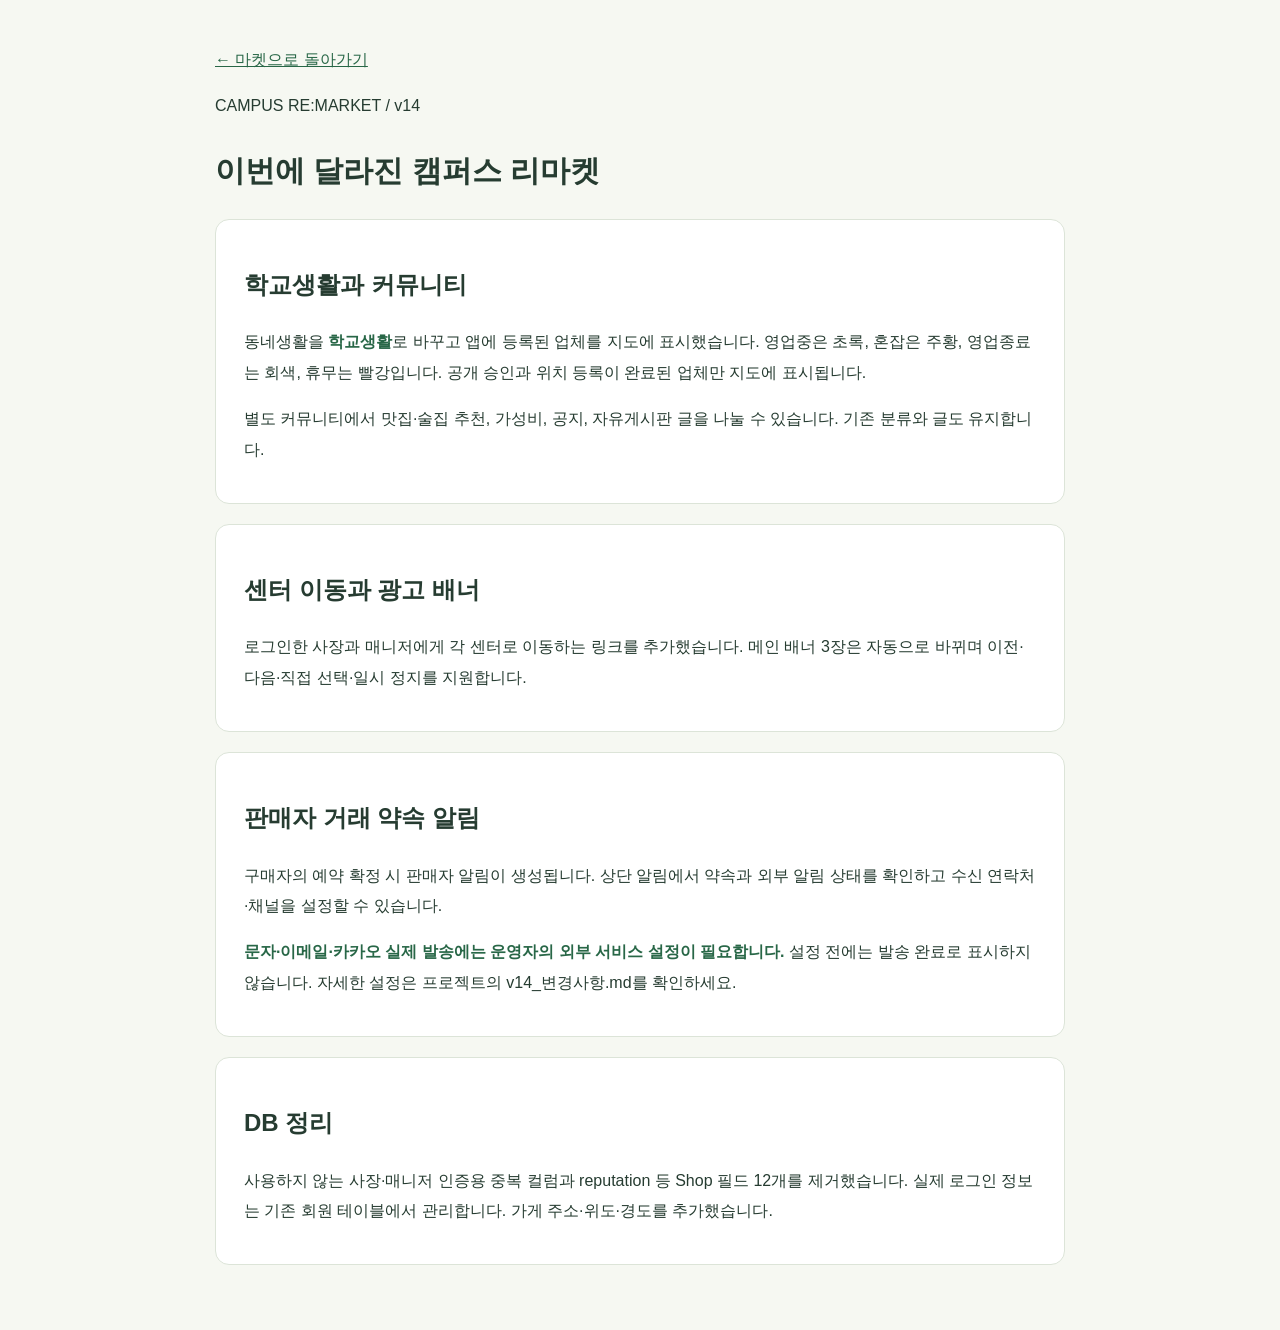
<file: src/main/resources/static/preview/changes.html>
<!doctype html><html lang="ko"><head><meta charset="utf-8"><meta name="viewport" content="width=device-width,initial-scale=1"><title>v14 변경사항 · 캠퍼스 리마켓</title><style>body{font:16px/1.9 'Malgun Gothic',sans-serif;color:#263c31;background:#f6f8f2;margin:0}main{max-width:850px;margin:auto;padding:45px 24px}h1{font-size:30px}section{background:#fff;padding:22px 28px;border:1px solid #dce4d8;border-radius:14px;margin:20px 0}a{color:#286747}strong{color:#286747}</style></head><body><main><a href="/">← 마켓으로 돌아가기</a><p>CAMPUS RE:MARKET / v14</p><h1>이번에 달라진 캠퍼스 리마켓</h1><section><h2>학교생활과 커뮤니티</h2><p>동네생활을 <strong>학교생활</strong>로 바꾸고 앱에 등록된 업체를 지도에 표시했습니다. 영업중은 초록, 혼잡은 주황, 영업종료는 회색, 휴무는 빨강입니다. 공개 승인과 위치 등록이 완료된 업체만 지도에 표시됩니다.</p><p>별도 커뮤니티에서 맛집·술집 추천, 가성비, 공지, 자유게시판 글을 나눌 수 있습니다. 기존 분류와 글도 유지합니다.</p></section><section><h2>센터 이동과 광고 배너</h2><p>로그인한 사장과 매니저에게 각 센터로 이동하는 링크를 추가했습니다. 메인 배너 3장은 자동으로 바뀌며 이전·다음·직접 선택·일시 정지를 지원합니다.</p></section><section><h2>판매자 거래 약속 알림</h2><p>구매자의 예약 확정 시 판매자 알림이 생성됩니다. 상단 알림에서 약속과 외부 알림 상태를 확인하고 수신 연락처·채널을 설정할 수 있습니다.</p><p><strong>문자·이메일·카카오 실제 발송에는 운영자의 외부 서비스 설정이 필요합니다.</strong> 설정 전에는 발송 완료로 표시하지 않습니다. 자세한 설정은 프로젝트의 v14_변경사항.md를 확인하세요.</p></section><section><h2>DB 정리</h2><p>사용하지 않는 사장·매니저 인증용 중복 컬럼과 reputation 등 Shop 필드 12개를 제거했습니다. 실제 로그인 정보는 기존 회원 테이블에서 관리합니다. 가게 주소·위도·경도를 추가했습니다.</p></section></main></body></html>
</file>
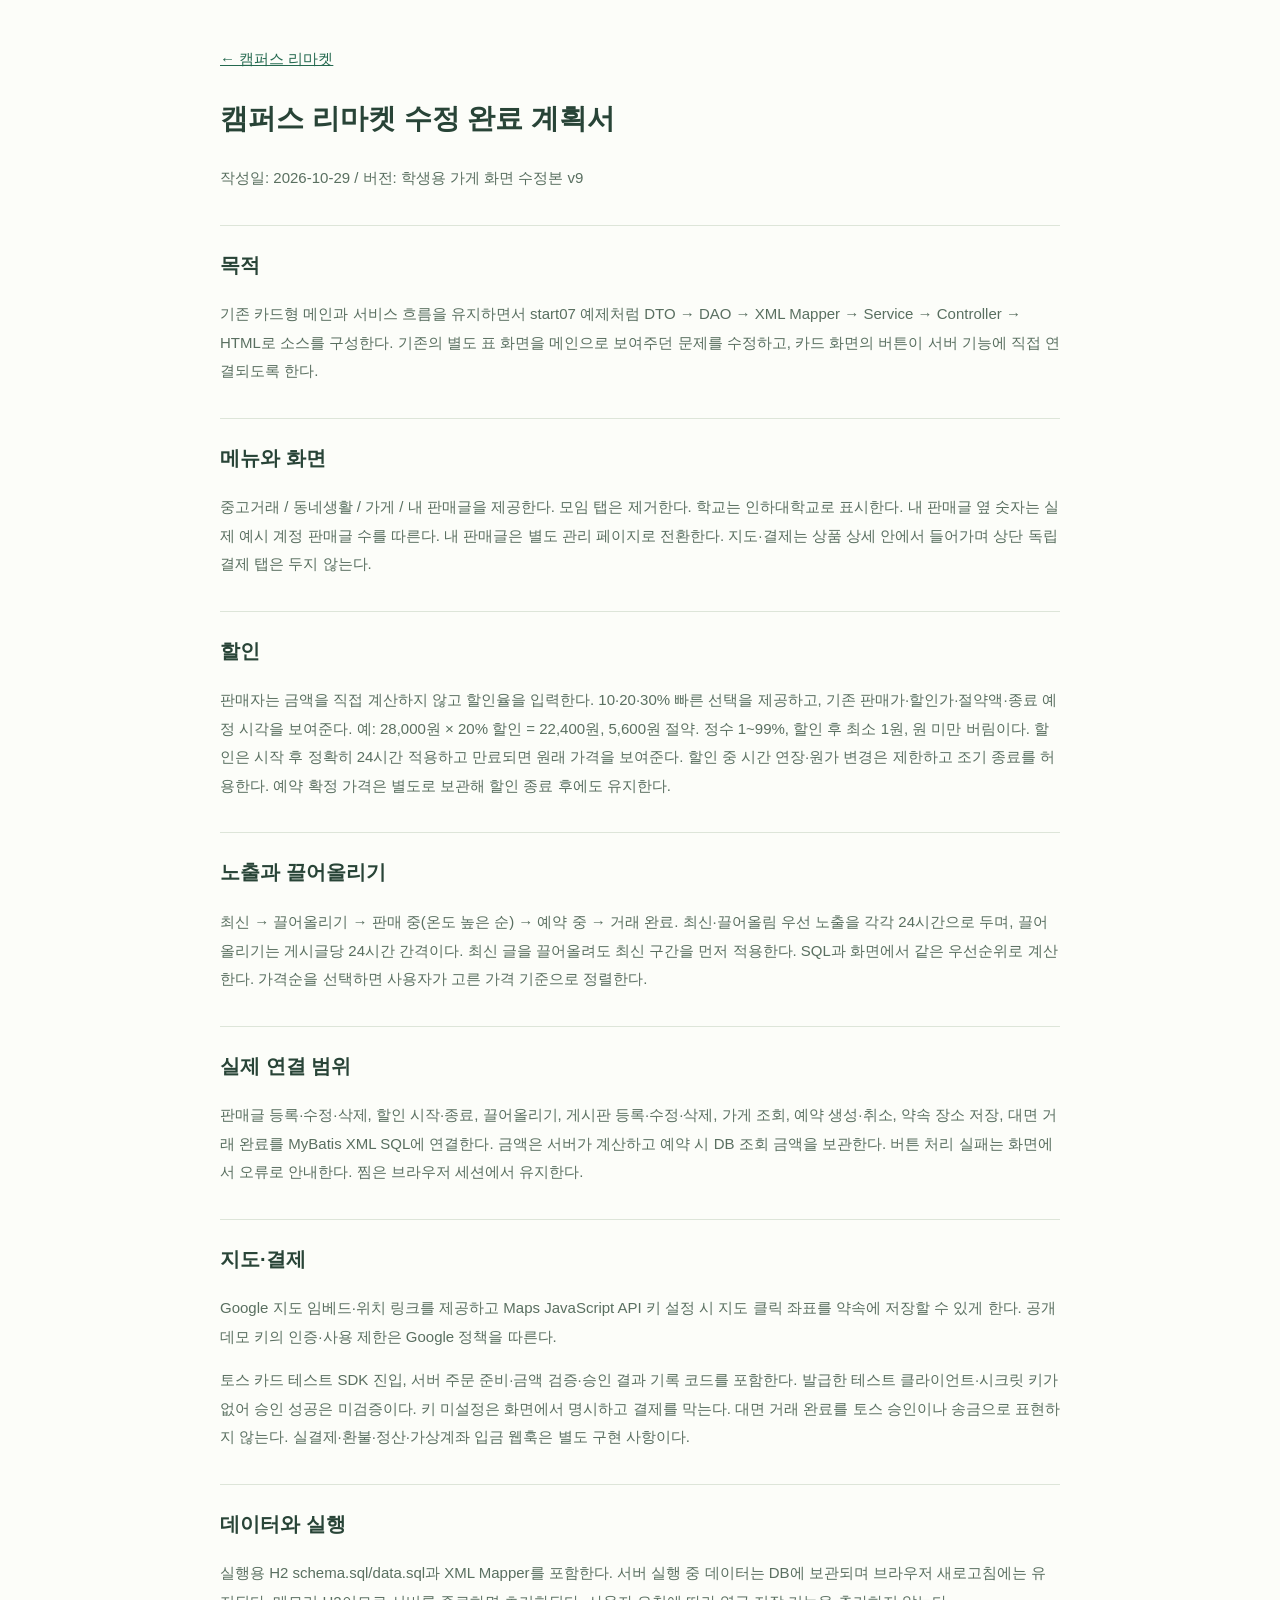
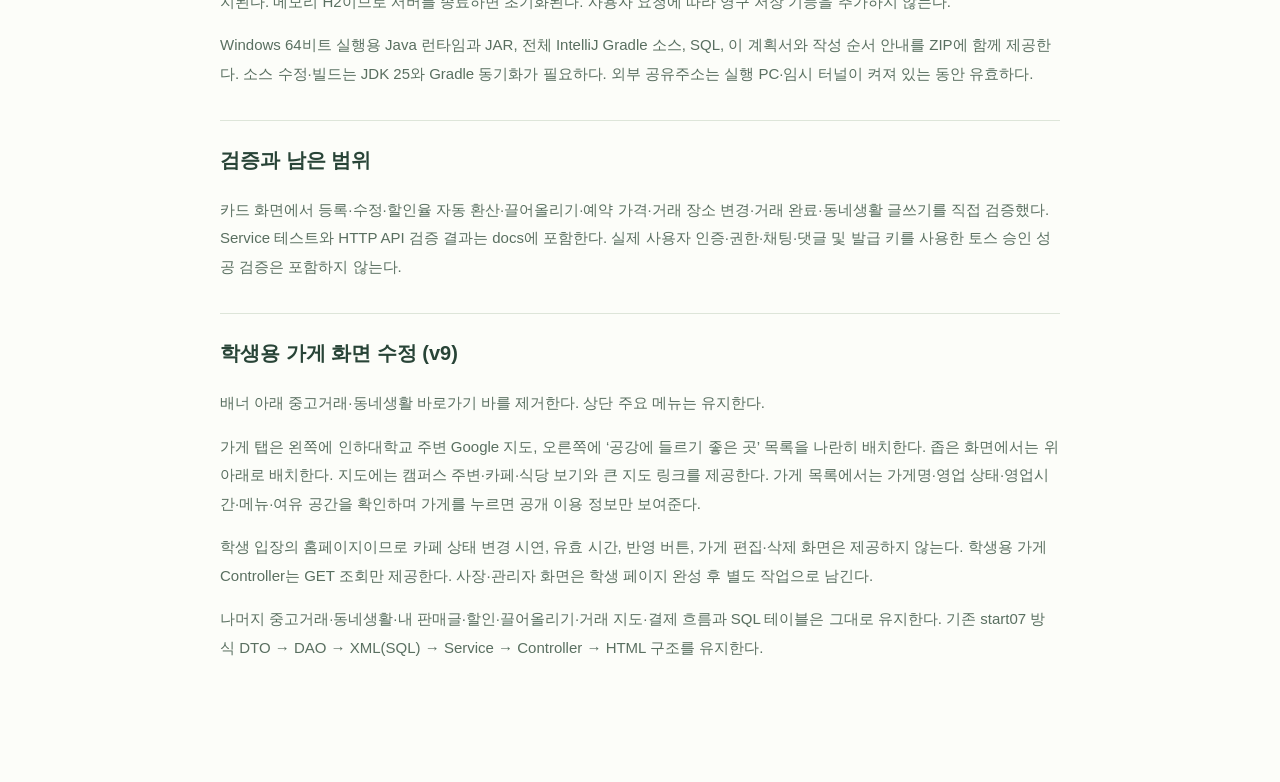
<file: src/main/resources/static/preview/plan.html>
<!doctype html><html lang="ko"><head><meta charset="utf-8"><meta name="viewport" content="width=device-width,initial-scale=1"><title>캠퍼스 리마켓 변경 계획서</title><style>body{max-width:840px;margin:45px auto;padding:0 24px 60px;font:15px/1.9 "Malgun Gothic",sans-serif;color:#284437;background:#fcfdf9}h1{font-size:28px}h2{font-size:20px;margin-top:32px;border-top:1px solid #dde5d9;padding-top:20px}p{white-space:pre-line;color:#596f60}a{color:#24694f}</style></head><body><a href="/">← 캠퍼스 리마켓</a><h1>캠퍼스 리마켓 수정 완료 계획서</h1><p>작성일: 2026-10-29 / 버전: 학생용 가게 화면 수정본 v9</p><h2>목적</h2><p>기존 카드형 메인과 서비스 흐름을 유지하면서 start07 예제처럼 DTO → DAO → XML Mapper → Service → Controller → HTML로 소스를 구성한다. 기존의 별도 표 화면을 메인으로 보여주던 문제를 수정하고, 카드 화면의 버튼이 서버 기능에 직접 연결되도록 한다.</p><h2>메뉴와 화면</h2><p>중고거래 / 동네생활 / 가게 / 내 판매글을 제공한다. 모임 탭은 제거한다. 학교는 인하대학교로 표시한다. 내 판매글 옆 숫자는 실제 예시 계정 판매글 수를 따른다. 내 판매글은 별도 관리 페이지로 전환한다. 지도·결제는 상품 상세 안에서 들어가며 상단 독립 결제 탭은 두지 않는다.</p><h2>할인</h2><p>판매자는 금액을 직접 계산하지 않고 할인율을 입력한다. 10·20·30% 빠른 선택을 제공하고, 기존 판매가·할인가·절약액·종료 예정 시각을 보여준다. 예: 28,000원 × 20% 할인 = 22,400원, 5,600원 절약. 정수 1~99%, 할인 후 최소 1원, 원 미만 버림이다. 할인은 시작 후 정확히 24시간 적용하고 만료되면 원래 가격을 보여준다. 할인 중 시간 연장·원가 변경은 제한하고 조기 종료를 허용한다. 예약 확정 가격은 별도로 보관해 할인 종료 후에도 유지한다.</p><h2>노출과 끌어올리기</h2><p>최신 → 끌어올리기 → 판매 중(온도 높은 순) → 예약 중 → 거래 완료. 최신·끌어올림 우선 노출을 각각 24시간으로 두며, 끌어올리기는 게시글당 24시간 간격이다. 최신 글을 끌어올려도 최신 구간을 먼저 적용한다. SQL과 화면에서 같은 우선순위로 계산한다. 가격순을 선택하면 사용자가 고른 가격 기준으로 정렬한다.</p><h2>실제 연결 범위</h2><p>판매글 등록·수정·삭제, 할인 시작·종료, 끌어올리기, 게시판 등록·수정·삭제, 가게 조회, 예약 생성·취소, 약속 장소 저장, 대면 거래 완료를 MyBatis XML SQL에 연결한다. 금액은 서버가 계산하고 예약 시 DB 조회 금액을 보관한다. 버튼 처리 실패는 화면에서 오류로 안내한다. 찜은 브라우저 세션에서 유지한다.</p><h2>지도·결제</h2><p>Google 지도 임베드·위치 링크를 제공하고 Maps JavaScript API 키 설정 시 지도 클릭 좌표를 약속에 저장할 수 있게 한다. 공개 데모 키의 인증·사용 제한은 Google 정책을 따른다.</p><p>토스 카드 테스트 SDK 진입, 서버 주문 준비·금액 검증·승인 결과 기록 코드를 포함한다. 발급한 테스트 클라이언트·시크릿 키가 없어 승인 성공은 미검증이다. 키 미설정은 화면에서 명시하고 결제를 막는다. 대면 거래 완료를 토스 승인이나 송금으로 표현하지 않는다. 실결제·환불·정산·가상계좌 입금 웹훅은 별도 구현 사항이다.</p><h2>데이터와 실행</h2><p>실행용 H2 schema.sql/data.sql과 XML Mapper를 포함한다. 서버 실행 중 데이터는 DB에 보관되며 브라우저 새로고침에는 유지된다. 메모리 H2이므로 서버를 종료하면 초기화된다. 사용자 요청에 따라 영구 저장 기능을 추가하지 않는다.</p><p>Windows 64비트 실행용 Java 런타임과 JAR, 전체 IntelliJ Gradle 소스, SQL, 이 계획서와 작성 순서 안내를 ZIP에 함께 제공한다. 소스 수정·빌드는 JDK 25와 Gradle 동기화가 필요하다. 외부 공유주소는 실행 PC·임시 터널이 켜져 있는 동안 유효하다.</p><h2>검증과 남은 범위</h2><p>카드 화면에서 등록·수정·할인율 자동 환산·끌어올리기·예약 가격·거래 장소 변경·거래 완료·동네생활 글쓰기를 직접 검증했다. Service 테스트와 HTTP API 검증 결과는 docs에 포함한다. 실제 사용자 인증·권한·채팅·댓글 및 발급 키를 사용한 토스 승인 성공 검증은 포함하지 않는다.</p><h2>학생용 가게 화면 수정 (v9)</h2><p>배너 아래 중고거래·동네생활 바로가기 바를 제거한다. 상단 주요 메뉴는 유지한다.</p><p>가게 탭은 왼쪽에 인하대학교 주변 Google 지도, 오른쪽에 ‘공강에 들르기 좋은 곳’ 목록을 나란히 배치한다. 좁은 화면에서는 위아래로 배치한다. 지도에는 캠퍼스 주변·카페·식당 보기와 큰 지도 링크를 제공한다. 가게 목록에서는 가게명·영업 상태·영업시간·메뉴·여유 공간을 확인하며 가게를 누르면 공개 이용 정보만 보여준다.</p><p>학생 입장의 홈페이지이므로 카페 상태 변경 시연, 유효 시간, 반영 버튼, 가게 편집·삭제 화면은 제공하지 않는다. 학생용 가게 Controller는 GET 조회만 제공한다. 사장·관리자 화면은 학생 페이지 완성 후 별도 작업으로 남긴다.</p><p>나머지 중고거래·동네생활·내 판매글·할인·끌어올리기·거래 지도·결제 흐름과 SQL 테이블은 그대로 유지한다. 기존 start07 방식 DTO → DAO → XML(SQL) → Service → Controller → HTML 구조를 유지한다.</p></body></html>
</file>
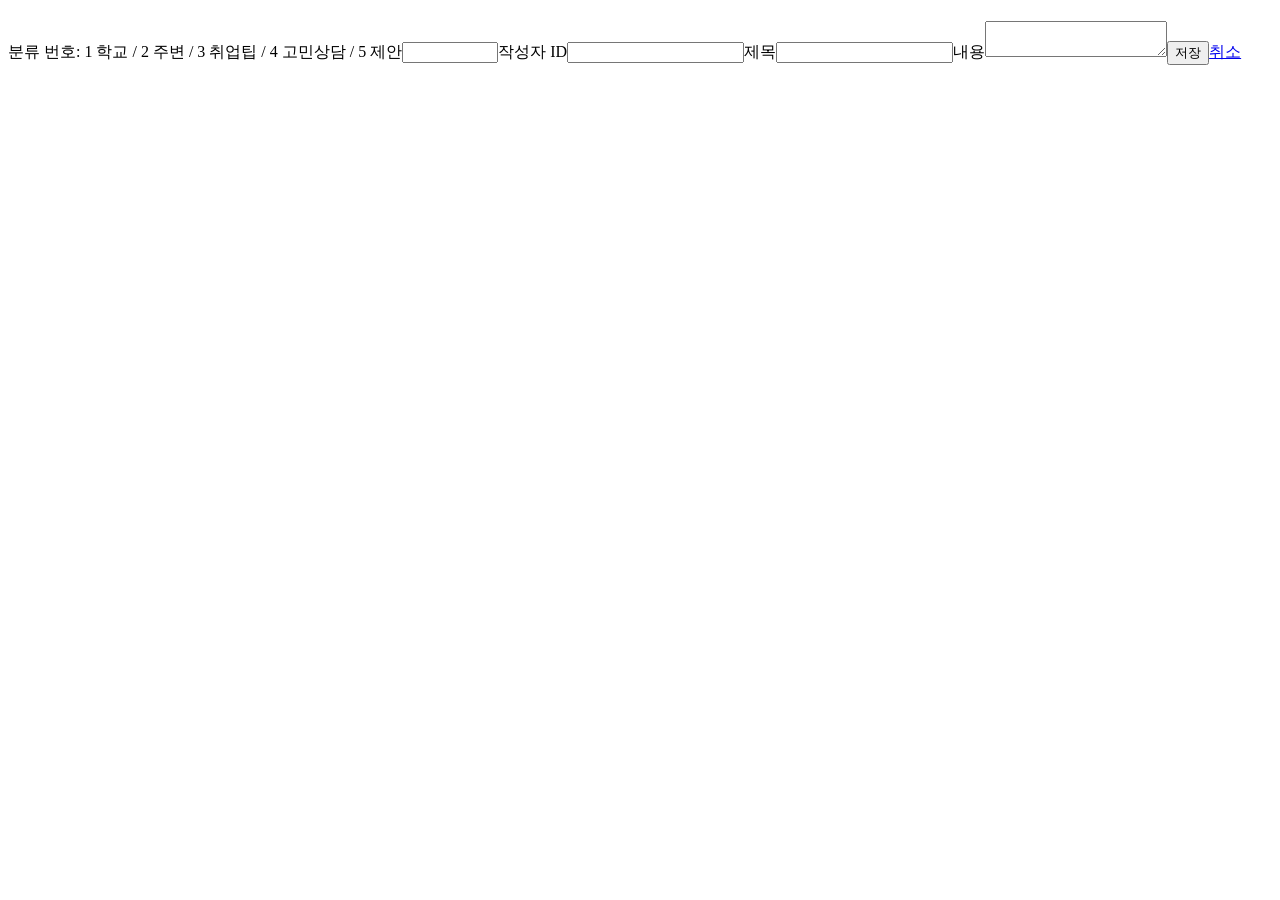
<file: src/main/resources/templates/board/form.html>
<!doctype html><html lang="ko" xmlns:th="http://www.thymeleaf.org"><head><meta charset="UTF-8"><meta name="viewport" content="width=device-width,initial-scale=1"><title>게시글 등록·수정 · 캠퍼스 리마켓</title><link rel="stylesheet" th:href="@{/css/app.css}"></head><body><nav th:replace="~{common/nav :: navigation}"></nav><main><h1 th:text="${editing ? '게시글 수정' : '게시글 등록'}"></h1><form class="box edit-form" method="post" th:object="${dto}" th:action="@{/board/{action}(action=${editing ? 'update' : 'insert'})}"><input type="hidden" th:field="*{postId}"><label>분류 번호: 1 학교 / 2 주변 / 3 취업팁 / 4 고민상담 / 5 제안<input type="number" th:field="*{categoryId}" min="0" step="1" max="99999999"></label><label>작성자 ID<input type="text" th:field="*{writer}" maxlength="50"></label><label>제목<input type="text" th:field="*{title}" maxlength="150"></label><label>내용<textarea th:field="*{content}" maxlength="5000"></textarea></label><button type="submit">저장</button><a href="/board/selectAll">취소</a></form></main></body></html>
</file>
